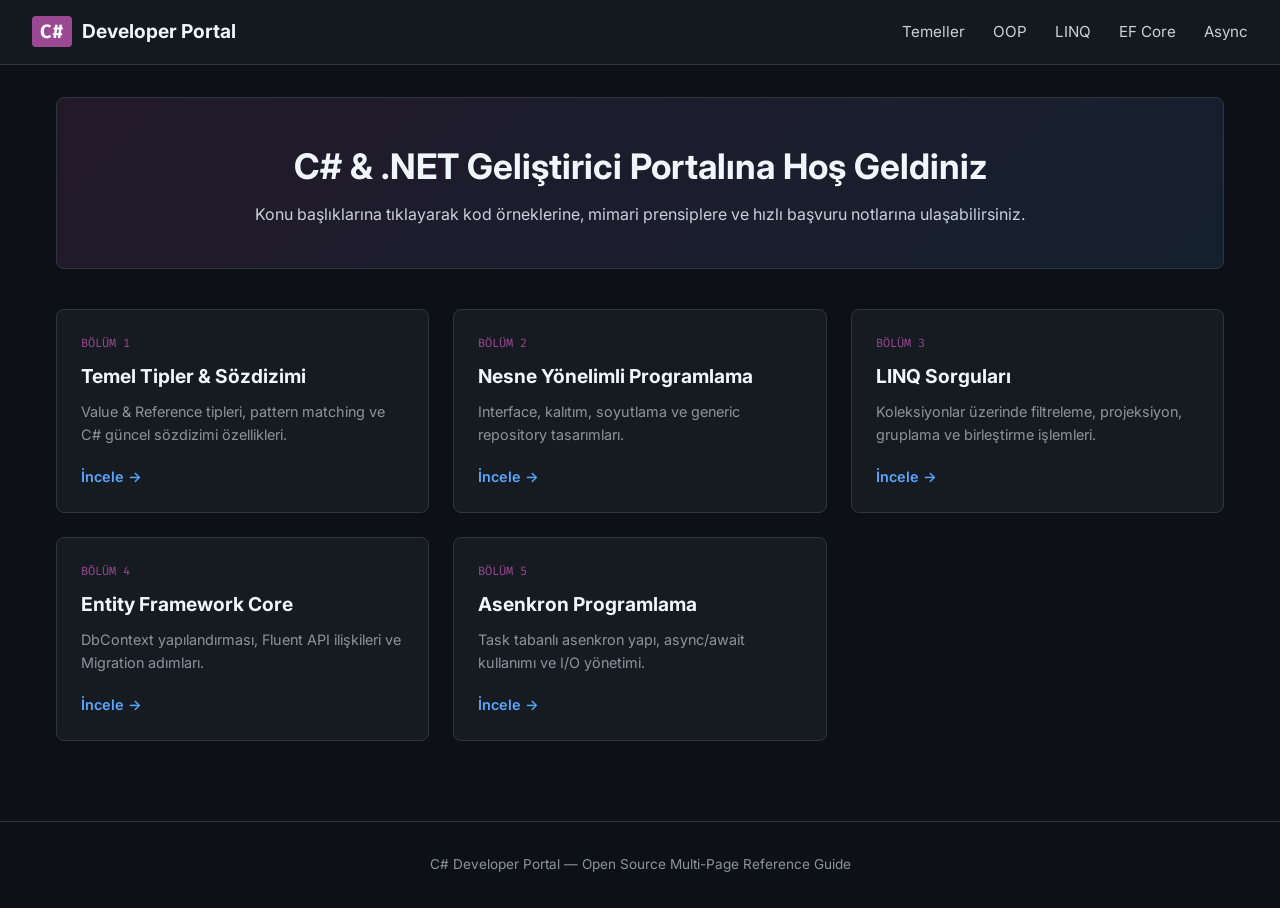
<file: index.html>
<!DOCTYPE html>
<html lang="tr">
<head>
    <meta charset="UTF-8">
    <meta name="viewport" content="width=device-width, initial-scale=1.0">
    <title>C# Developer Portal</title>
    <link rel="stylesheet" href="css/style.css">
    <link rel="preconnect" href="https://fonts.googleapis.com" crossorigin>
    <link rel="preconnect" href="https://fonts.gstatic.com" crossorigin>
    <link href="https://fonts.googleapis.com/css2?family=Fira+Code:wght@400;600&family=Inter:wght@300;400;600;700&display=swap" rel="stylesheet">
</head>
<body>

    <header class="navbar">
        <div class="logo">
            <a href="index.html"><span class="brand-cs">C#</span> <span class="brand-title">Developer Portal</span></a>
        </div>
        <nav class="nav-links">
            <a href="temeller.html">Temeller</a>
            <a href="oop.html">OOP</a>
            <a href="linq.html">LINQ</a>
            <a href="efcore.html">EF Core</a>
            <a href="async.html">Async</a>
        </nav>
    </header>

    <main class="container">
        <section class="hero-card">
            <h1>C# &amp; .NET Geliştirici Portalına Hoş Geldiniz</h1>
            <p>Konu başlıklarına tıklayarak kod örneklerine, mimari prensiplere ve hızlı başvuru notlarına ulaşabilirsiniz.</p>
        </section>

        <section class="modules-grid">
            <a href="temeller.html" class="module-card">
                <div class="card-tag">Bölüm 1</div>
                <h3>Temel Tipler &amp; Sözdizimi</h3>
                <p>Value &amp; Reference tipleri, pattern matching ve C# güncel sözdizimi özellikleri.</p>
                <span class="btn-link">İncele &rarr;</span>
            </a>

            <a href="oop.html" class="module-card">
                <div class="card-tag">Bölüm 2</div>
                <h3>Nesne Yönelimli Programlama</h3>
                <p>Interface, kalıtım, soyutlama ve generic repository tasarımları.</p>
                <span class="btn-link">İncele &rarr;</span>
            </a>

            <a href="linq.html" class="module-card">
                <div class="card-tag">Bölüm 3</div>
                <h3>LINQ Sorguları</h3>
                <p>Koleksiyonlar üzerinde filtreleme, projeksiyon, gruplama ve birleştirme işlemleri.</p>
                <span class="btn-link">İncele &rarr;</span>
            </a>

            <a href="efcore.html" class="module-card">
                <div class="card-tag">Bölüm 4</div>
                <h3>Entity Framework Core</h3>
                <p>DbContext yapılandırması, Fluent API ilişkileri ve Migration adımları.</p>
                <span class="btn-link">İncele &rarr;</span>
            </a>

            <a href="async.html" class="module-card">
                <div class="card-tag">Bölüm 5</div>
                <h3>Asenkron Programlama</h3>
                <p>Task tabanlı asenkron yapı, async/await kullanımı ve I/O yönetimi.</p>
                <span class="btn-link">İncele &rarr;</span>
            </a>
        </section>
    </main>

    <footer>
        <p>C# Developer Portal — Open Source Multi-Page Reference Guide</p>
    </footer>

</body>
</html>
</file>
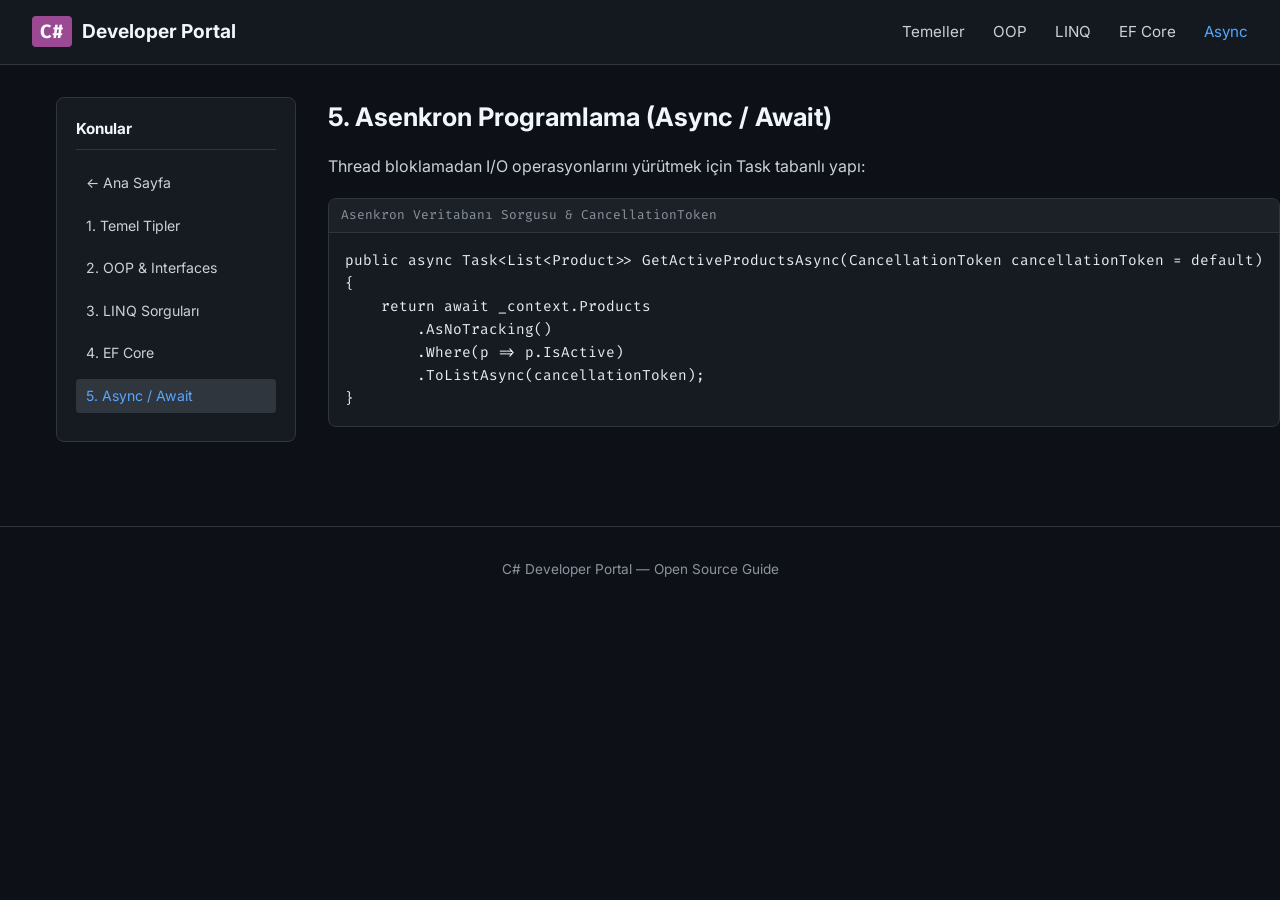
<file: async.html>
<!DOCTYPE html>
<html lang="tr">
<head>
    <meta charset="UTF-8">
    <meta name="viewport" content="width=device-width, initial-scale=1.0">
    <title>Asenkron Programlama - C# Guide</title>
    <link rel="stylesheet" href="css/style.css">
    <link rel="preconnect" href="https://fonts.googleapis.com" crossorigin>
    <link rel="preconnect" href="https://fonts.gstatic.com" crossorigin>
    <link href="https://fonts.googleapis.com/css2?family=Fira+Code:wght@400;600&family=Inter:wght@300;400;600;700&display=swap" rel="stylesheet">
</head>
<body>

    <header class="navbar">
        <div class="logo">
            <a href="index.html"><span class="brand-cs">C#</span> <span class="brand-title">Developer Portal</span></a>
        </div>
        <nav class="nav-links">
            <a href="temeller.html">Temeller</a>
            <a href="oop.html">OOP</a>
            <a href="linq.html">LINQ</a>
            <a href="efcore.html">EF Core</a>
            <a href="async.html" class="active">Async</a>
        </nav>
    </header>

    <div class="container layout-with-sidebar">
        <aside class="sidebar">
            <h3>Konular</h3>
            <ul>
                <li><a href="index.html">&larr; Ana Sayfa</a></li>
                <li><a href="temeller.html">1. Temel Tipler</a></li>
                <li><a href="oop.html">2. OOP &amp; Interfaces</a></li>
                <li><a href="linq.html">3. LINQ Sorguları</a></li>
                <li><a href="efcore.html">4. EF Core</a></li>
                <li><a href="async.html" class="active">5. Async / Await</a></li>
            </ul>
        </aside>

        <main class="content">
            <section class="doc-section">
                <h2>5. Asenkron Programlama (Async / Await)</h2>
                <p>Thread bloklamadan I/O operasyonlarını yürütmek için Task tabanlı yapı:</p>

                <div class="code-box">
                    <div class="code-header">Asenkron Veritabanı Sorgusu &amp; CancellationToken</div>
                    <pre><code>public async Task&lt;List&lt;Product&gt;&gt; GetActiveProductsAsync(CancellationToken cancellationToken = default)
{
    return await _context.Products
        .AsNoTracking()
        .Where(p => p.IsActive)
        .ToListAsync(cancellationToken);
}</code></pre>
                </div>
            </section>
        </main>
    </div>

    <footer>
        <p>C# Developer Portal — Open Source Guide</p>
    </footer>

</body>
</html>
</file>
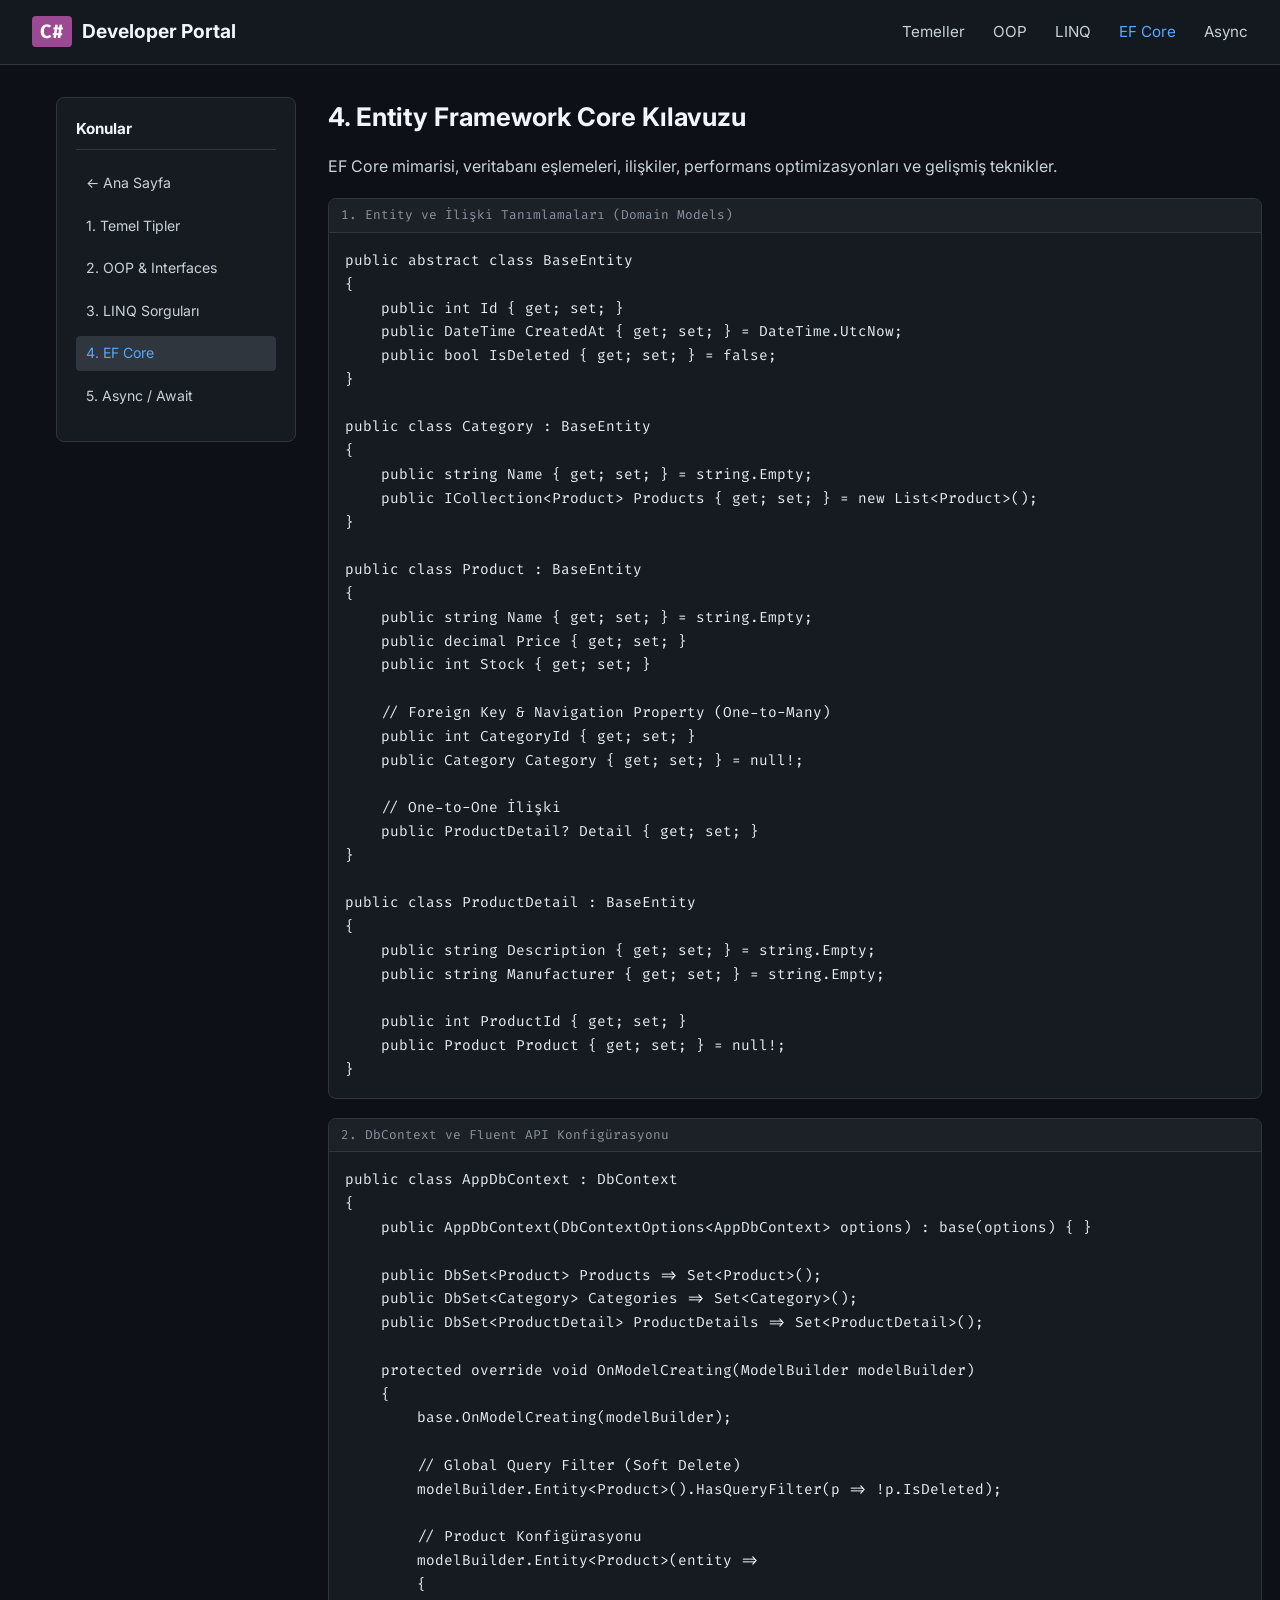
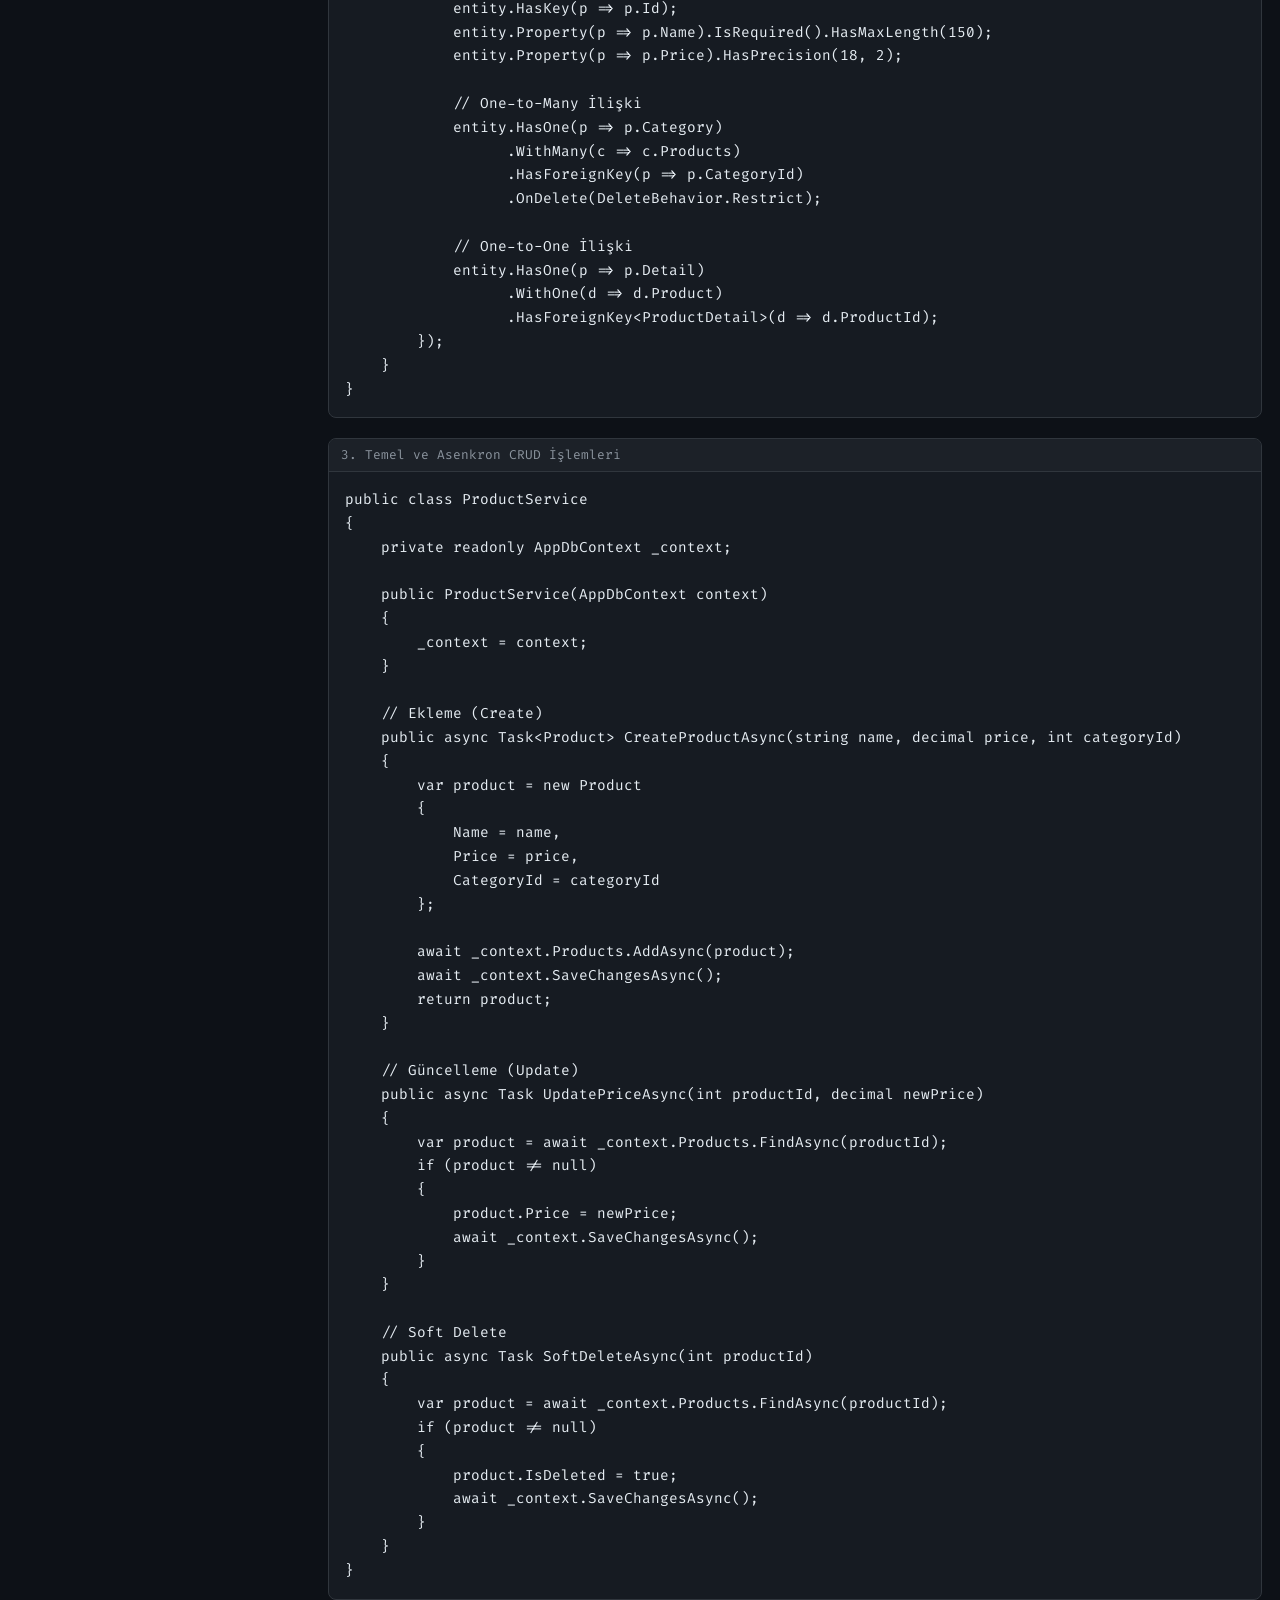
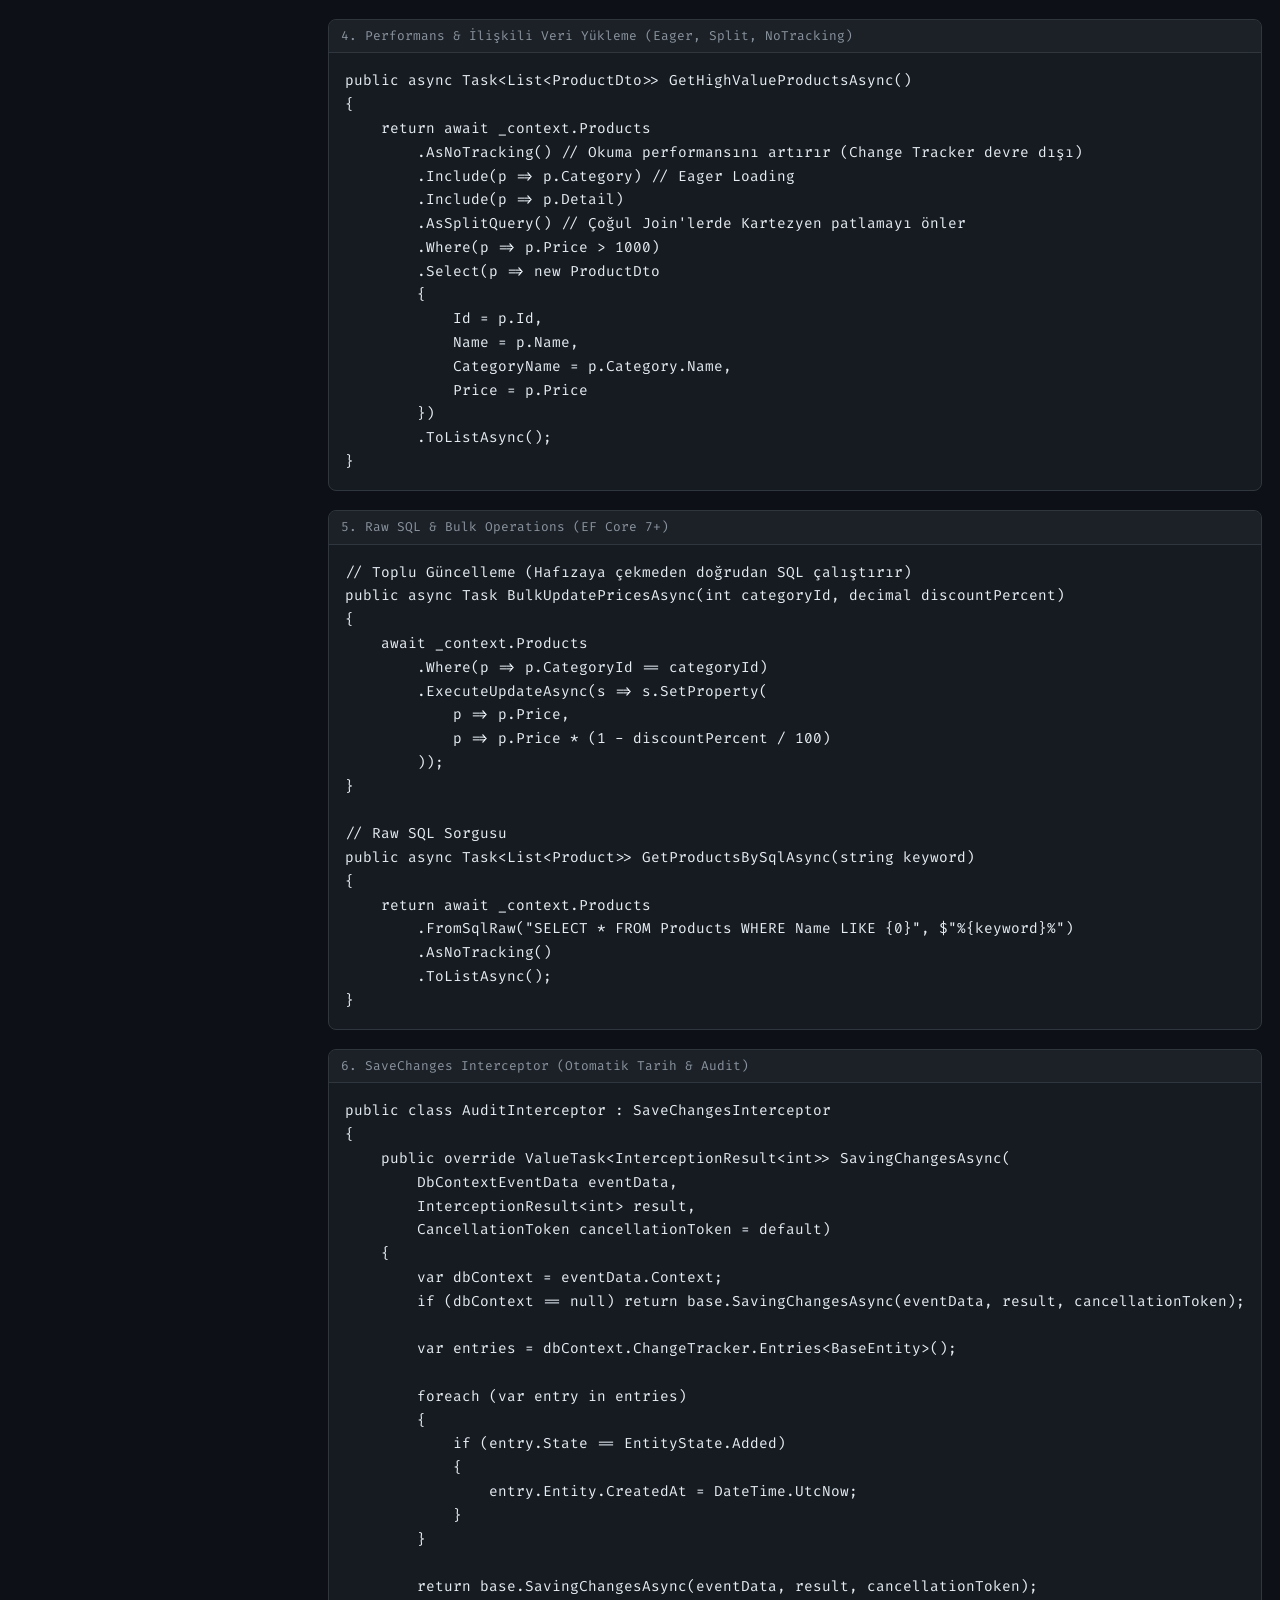
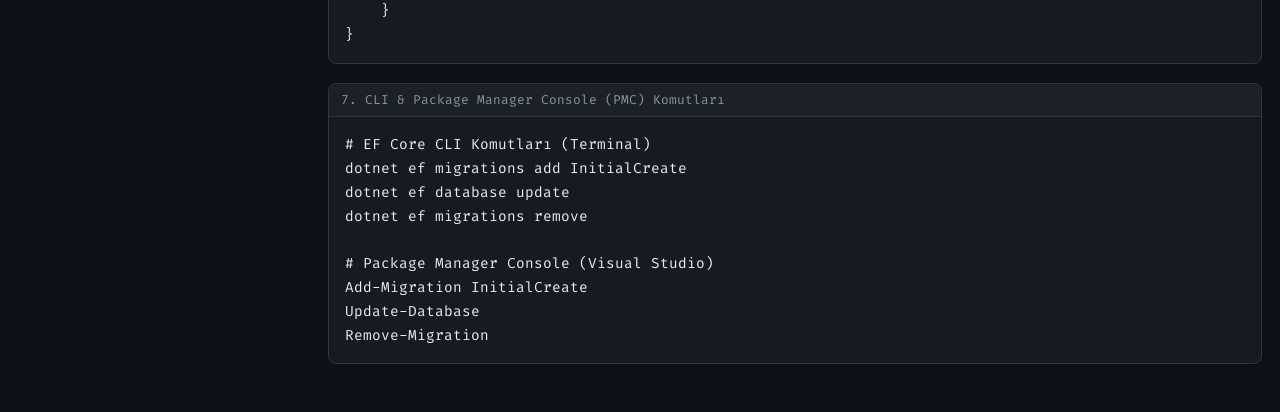
<file: efcore.html>
<!DOCTYPE html>
<html lang="tr">
<head>
    <meta charset="UTF-8">
    <meta name="viewport" content="width=device-width, initial-scale=1.0">
    <title>Entity Framework Core - C# Guide</title>
    <link rel="stylesheet" href="css/style.css">
    <link rel="preconnect" href="https://fonts.googleapis.com" crossorigin>
    <link rel="preconnect" href="https://fonts.gstatic.com" crossorigin>
    <link href="https://fonts.googleapis.com/css2?family=Fira+Code:wght@400;600&family=Inter:wght@300;400;600;700&display=swap" rel="stylesheet">
</head>
<body>

    <header class="navbar">
        <div class="logo">
            <a href="index.html"><span class="brand-cs">C#</span> <span class="brand-title">Developer Portal</span></a>
        </div>
        <nav class="nav-links">
            <a href="temeller.html">Temeller</a>
            <a href="oop.html">OOP</a>
            <a href="linq.html">LINQ</a>
            <a href="efcore.html" class="active">EF Core</a>
            <a href="async.html">Async</a>
        </nav>
    </header>

    <div class="container layout-with-sidebar">
        <aside class="sidebar">
            <h3>Konular</h3>
            <ul>
                <li><a href="index.html">&larr; Ana Sayfa</a></li>
                <li><a href="temeller.html">1. Temel Tipler</a></li>
                <li><a href="oop.html">2. OOP &amp; Interfaces</a></li>
                <li><a href="linq.html">3. LINQ Sorguları</a></li>
                <li><a href="efcore.html" class="active">4. EF Core</a></li>
                <li><a href="async.html">5. Async / Await</a></li>
            </ul>
        </aside>

        <main class="content">
            <section class="doc-section">
                <h2>4. Entity Framework Core Kılavuzu</h2>
                <p>EF Core mimarisi, veritabanı eşlemeleri, ilişkiler, performans optimizasyonları ve gelişmiş teknikler.</p>

                <!-- 1. Entity Tanımları -->
                <div class="code-box">
                    <div class="code-header">1. Entity ve İlişki Tanımlamaları (Domain Models)</div>
                    <pre><code>public abstract class BaseEntity
{
    public int Id { get; set; }
    public DateTime CreatedAt { get; set; } = DateTime.UtcNow;
    public bool IsDeleted { get; set; } = false;
}

public class Category : BaseEntity
{
    public string Name { get; set; } = string.Empty;
    public ICollection&lt;Product&gt; Products { get; set; } = new List&lt;Product&gt;();
}

public class Product : BaseEntity
{
    public string Name { get; set; } = string.Empty;
    public decimal Price { get; set; }
    public int Stock { get; set; }
    
    // Foreign Key & Navigation Property (One-to-Many)
    public int CategoryId { get; set; }
    public Category Category { get; set; } = null!;
    
    // One-to-One İlişki
    public ProductDetail? Detail { get; set; }
}

public class ProductDetail : BaseEntity
{
    public string Description { get; set; } = string.Empty;
    public string Manufacturer { get; set; } = string.Empty;
    
    public int ProductId { get; set; }
    public Product Product { get; set; } = null!;
}</code></pre>
                </div>

                <!-- 2. DbContext ve Fluent API -->
                <div class="code-box">
                    <div class="code-header">2. DbContext ve Fluent API Konfigürasyonu</div>
                    <pre><code>public class AppDbContext : DbContext
{
    public AppDbContext(DbContextOptions&lt;AppDbContext&gt; options) : base(options) { }

    public DbSet&lt;Product&gt; Products => Set&lt;Product&gt;();
    public DbSet&lt;Category&gt; Categories => Set&lt;Category&gt;();
    public DbSet&lt;ProductDetail&gt; ProductDetails => Set&lt;ProductDetail&gt;();

    protected override void OnModelCreating(ModelBuilder modelBuilder)
    {
        base.OnModelCreating(modelBuilder);

        // Global Query Filter (Soft Delete)
        modelBuilder.Entity&lt;Product&gt;().HasQueryFilter(p => !p.IsDeleted);

        // Product Konfigürasyonu
        modelBuilder.Entity&lt;Product&gt;(entity =>
        {
            entity.HasKey(p => p.Id);
            entity.Property(p => p.Name).IsRequired().HasMaxLength(150);
            entity.Property(p => p.Price).HasPrecision(18, 2);
            
            // One-to-Many İlişki
            entity.HasOne(p => p.Category)
                  .WithMany(c => c.Products)
                  .HasForeignKey(p => p.CategoryId)
                  .OnDelete(DeleteBehavior.Restrict);

            // One-to-One İlişki
            entity.HasOne(p => p.Detail)
                  .WithOne(d => d.Product)
                  .HasForeignKey&lt;ProductDetail&gt;(d => d.ProductId);
        });
    }
}</code></pre>
                </div>

                <!-- 3. CRUD İşlemleri -->
                <div class="code-box">
                    <div class="code-header">3. Temel ve Asenkron CRUD İşlemleri</div>
                    <pre><code>public class ProductService
{
    private readonly AppDbContext _context;

    public ProductService(AppDbContext context)
    {
        _context = context;
    }

    // Ekleme (Create)
    public async Task&lt;Product&gt; CreateProductAsync(string name, decimal price, int categoryId)
    {
        var product = new Product
        {
            Name = name,
            Price = price,
            CategoryId = categoryId
        };

        await _context.Products.AddAsync(product);
        await _context.SaveChangesAsync();
        return product;
    }

    // Güncelleme (Update)
    public async Task UpdatePriceAsync(int productId, decimal newPrice)
    {
        var product = await _context.Products.FindAsync(productId);
        if (product != null)
        {
            product.Price = newPrice;
            await _context.SaveChangesAsync();
        }
    }

    // Soft Delete
    public async Task SoftDeleteAsync(int productId)
    {
        var product = await _context.Products.FindAsync(productId);
        if (product != null)
        {
            product.IsDeleted = true;
            await _context.SaveChangesAsync();
        }
    }
}</code></pre>
                </div>

                <!-- 4. Gelişmiş Sorgulama & Performans -->
                <div class="code-box">
                    <div class="code-header">4. Performans &amp; İlişkili Veri Yükleme (Eager, Split, NoTracking)</div>
                    <pre><code>public async Task&lt;List&lt;ProductDto&gt;&gt; GetHighValueProductsAsync()
{
    return await _context.Products
        .AsNoTracking() // Okuma performansını artırır (Change Tracker devre dışı)
        .Include(p => p.Category) // Eager Loading
        .Include(p => p.Detail)
        .AsSplitQuery() // Çoğul Join'lerde Kartezyen patlamayı önler
        .Where(p => p.Price > 1000)
        .Select(p => new ProductDto
        {
            Id = p.Id,
            Name = p.Name,
            CategoryName = p.Category.Name,
            Price = p.Price
        })
        .ToListAsync();
}</code></pre>
                </div>

                <!-- 5. Raw SQL & ExecuteUpdate -->
                <div class="code-box">
                    <div class="code-header">5. Raw SQL &amp; Bulk Operations (EF Core 7+)</div>
                    <pre><code>// Toplu Güncelleme (Hafızaya çekmeden doğrudan SQL çalıştırır)
public async Task BulkUpdatePricesAsync(int categoryId, decimal discountPercent)
{
    await _context.Products
        .Where(p => p.CategoryId == categoryId)
        .ExecuteUpdateAsync(s => s.SetProperty(
            p => p.Price, 
            p => p.Price * (1 - discountPercent / 100)
        ));
}

// Raw SQL Sorgusu
public async Task&lt;List&lt;Product&gt;&gt; GetProductsBySqlAsync(string keyword)
{
    return await _context.Products
        .FromSqlRaw("SELECT * FROM Products WHERE Name LIKE {0}", $"%{keyword}%")
        .AsNoTracking()
        .ToListAsync();
}</code></pre>
                </div>

                <!-- 6. Interceptors -->
                <div class="code-box">
                    <div class="code-header">6. SaveChanges Interceptor (Otomatik Tarih & Audit)</div>
                    <pre><code>public class AuditInterceptor : SaveChangesInterceptor
{
    public override ValueTask&lt;InterceptionResult&lt;int&gt;&gt; SavingChangesAsync(
        DbContextEventData eventData, 
        InterceptionResult&lt;int&gt; result, 
        CancellationToken cancellationToken = default)
    {
        var dbContext = eventData.Context;
        if (dbContext == null) return base.SavingChangesAsync(eventData, result, cancellationToken);

        var entries = dbContext.ChangeTracker.Entries&lt;BaseEntity&gt;();

        foreach (var entry in entries)
        {
            if (entry.State == EntityState.Added)
            {
                entry.Entity.CreatedAt = DateTime.UtcNow;
            }
        }

        return base.SavingChangesAsync(eventData, result, cancellationToken);
    }
}</code></pre>
                </div>

                <!-- 7. Migration Komutları -->
                <div class="code-box">
                    <div class="code-header">7. CLI &amp; Package Manager Console (PMC) Komutları</div>
                    <pre><code># EF Core CLI Komutları (Terminal)
dotnet ef migrations add InitialCreate
dotnet ef database update
dotnet ef migrations remove

# Package Manager Console (Visual Studio)
Add-Migration InitialCreate
Update-Database
Remove-Migration</code></pre>
                </div>

            </section>
        </main>
    </div>

    <footer>
        <p>C# Developer Portal — Open Source EF Core Reference Guide</p>
    </footer>

</body>
</html>
</file>
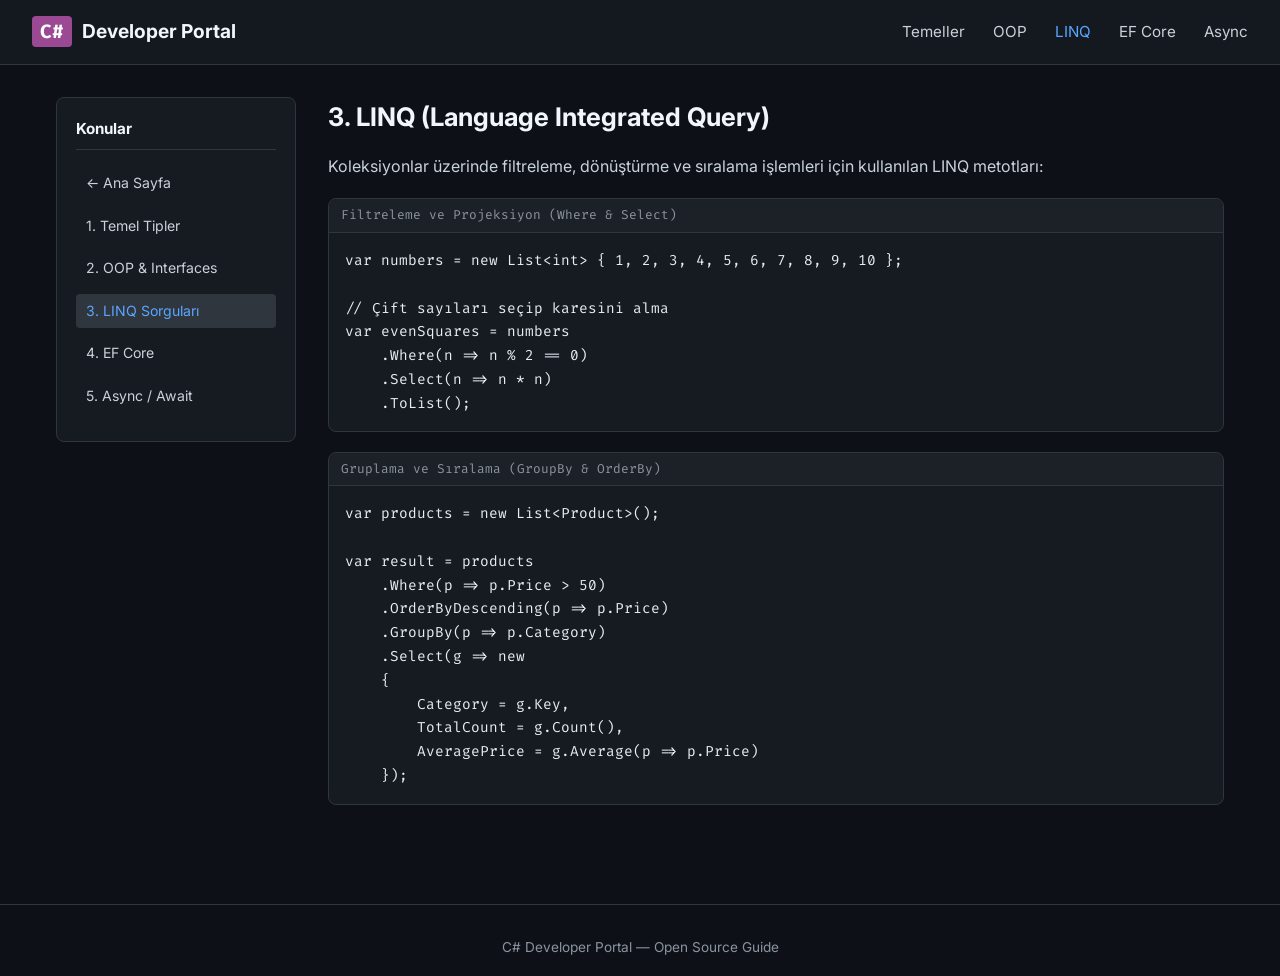
<file: linq.html>
<!DOCTYPE html>
<html lang="tr">
<head>
    <meta charset="UTF-8">
    <meta name="viewport" content="width=device-width, initial-scale=1.0">
    <title>LINQ Sorguları - C# Guide</title>
    <link rel="stylesheet" href="css/style.css">
    <link rel="preconnect" href="https://fonts.googleapis.com" crossorigin>
    <link rel="preconnect" href="https://fonts.gstatic.com" crossorigin>
    <link href="https://fonts.googleapis.com/css2?family=Fira+Code:wght@400;600&family=Inter:wght@300;400;600;700&display=swap" rel="stylesheet">
</head>
<body>

    <header class="navbar">
        <div class="logo">
            <a href="index.html"><span class="brand-cs">C#</span> <span class="brand-title">Developer Portal</span></a>
        </div>
        <nav class="nav-links">
            <a href="temeller.html">Temeller</a>
            <a href="oop.html">OOP</a>
            <a href="linq.html" class="active">LINQ</a>
            <a href="efcore.html">EF Core</a>
            <a href="async.html">Async</a>
        </nav>
    </header>

    <div class="container layout-with-sidebar">
        <aside class="sidebar">
            <h3>Konular</h3>
            <ul>
                <li><a href="index.html">&larr; Ana Sayfa</a></li>
                <li><a href="temeller.html">1. Temel Tipler</a></li>
                <li><a href="oop.html">2. OOP &amp; Interfaces</a></li>
                <li><a href="linq.html" class="active">3. LINQ Sorguları</a></li>
                <li><a href="efcore.html">4. EF Core</a></li>
                <li><a href="async.html">5. Async / Await</a></li>
            </ul>
        </aside>

        <main class="content">
            <section class="doc-section">
                <h2>3. LINQ (Language Integrated Query)</h2>
                <p>Koleksiyonlar üzerinde filtreleme, dönüştürme ve sıralama işlemleri için kullanılan LINQ metotları:</p>

                <div class="code-box">
                    <div class="code-header">Filtreleme ve Projeksiyon (Where &amp; Select)</div>
                    <pre><code>var numbers = new List&lt;int&gt; { 1, 2, 3, 4, 5, 6, 7, 8, 9, 10 };

// Çift sayıları seçip karesini alma
var evenSquares = numbers
    .Where(n => n % 2 == 0)
    .Select(n => n * n)
    .ToList();</code></pre>
                </div>

                <div class="code-box">
                    <div class="code-header">Gruplama ve Sıralama (GroupBy &amp; OrderBy)</div>
                    <pre><code>var products = new List&lt;Product&gt;();

var result = products
    .Where(p => p.Price > 50)
    .OrderByDescending(p => p.Price)
    .GroupBy(p => p.Category)
    .Select(g => new 
    {
        Category = g.Key,
        TotalCount = g.Count(),
        AveragePrice = g.Average(p => p.Price)
    });</code></pre>
                </div>
            </section>
        </main>
    </div>

    <footer>
        <p>C# Developer Portal — Open Source Guide</p>
    </footer>

</body>
</html>
</file>
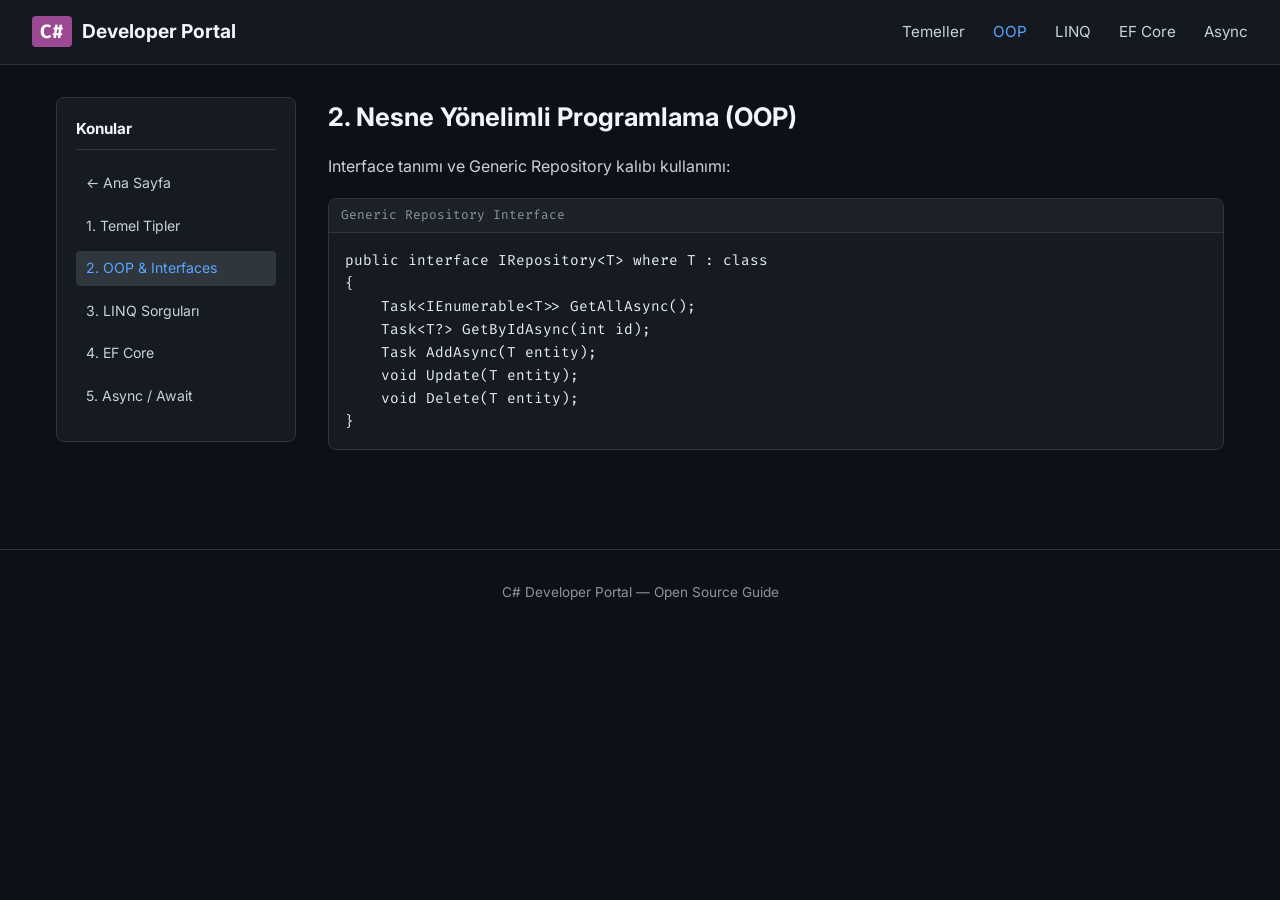
<file: oop.html>
<!DOCTYPE html>
<html lang="tr">
<head>
    <meta charset="UTF-8">
    <meta name="viewport" content="width=device-width, initial-scale=1.0">
    <title>OOP & Interfaces - C# Guide</title>
    <link rel="stylesheet" href="css/style.css">
    <link rel="preconnect" href="https://fonts.googleapis.com" crossorigin>
    <link rel="preconnect" href="https://fonts.gstatic.com" crossorigin>
    <link href="https://fonts.googleapis.com/css2?family=Fira+Code:wght@400;600&family=Inter:wght@300;400;600;700&display=swap" rel="stylesheet">
</head>
<body>

    <header class="navbar">
        <div class="logo">
            <a href="index.html"><span class="brand-cs">C#</span> <span class="brand-title">Developer Portal</span></a>
        </div>
        <nav class="nav-links">
            <a href="temeller.html">Temeller</a>
            <a href="oop.html" class="active">OOP</a>
            <a href="linq.html">LINQ</a>
            <a href="efcore.html">EF Core</a>
            <a href="async.html">Async</a>
        </nav>
    </header>

    <div class="container layout-with-sidebar">
        <aside class="sidebar">
            <h3>Konular</h3>
            <ul>
                <li><a href="index.html">&larr; Ana Sayfa</a></li>
                <li><a href="temeller.html">1. Temel Tipler</a></li>
                <li><a href="oop.html" class="active">2. OOP &amp; Interfaces</a></li>
                <li><a href="linq.html">3. LINQ Sorguları</a></li>
                <li><a href="efcore.html">4. EF Core</a></li>
                <li><a href="async.html">5. Async / Await</a></li>
            </ul>
        </aside>

        <main class="content">
            <section class="doc-section">
                <h2>2. Nesne Yönelimli Programlama (OOP)</h2>
                <p>Interface tanımı ve Generic Repository kalıbı kullanımı:</p>

                <div class="code-box">
                    <div class="code-header">Generic Repository Interface</div>
                    <pre><code>public interface IRepository&lt;T&gt; where T : class
{
    Task&lt;IEnumerable&lt;T&gt;&gt; GetAllAsync();
    Task&lt;T?&gt; GetByIdAsync(int id);
    Task AddAsync(T entity);
    void Update(T entity);
    void Delete(T entity);
}</code></pre>
                </div>
            </section>
        </main>
    </div>

    <footer>
        <p>C# Developer Portal — Open Source Guide</p>
    </footer>

</body>
</html>
</file>
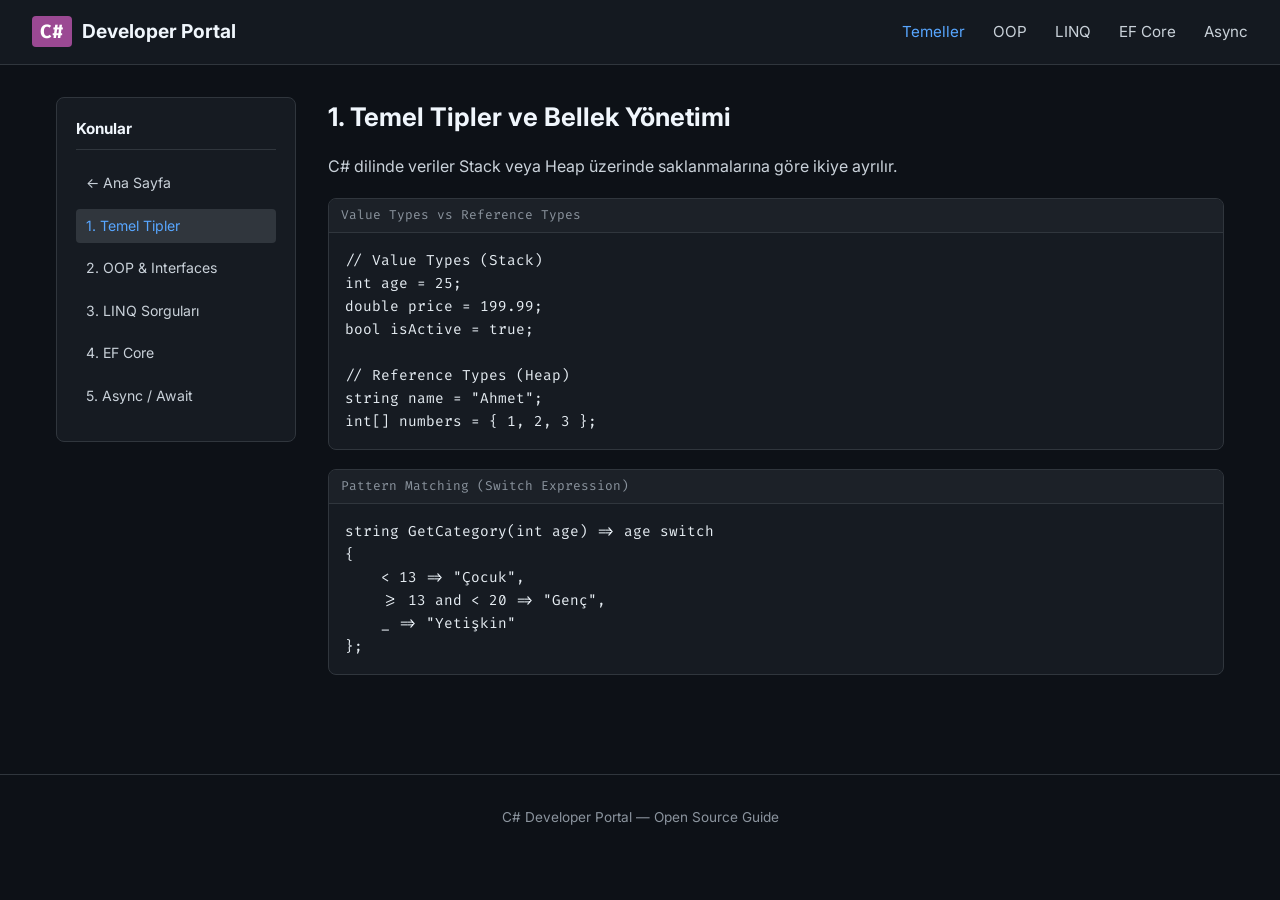
<file: temeller.html>
<!DOCTYPE html>
<html lang="tr">
<head>
    <meta charset="UTF-8">
    <meta name="viewport" content="width=device-width, initial-scale=1.0">
    <title>Temel Tipler & Syntax - C# Guide</title>
    <link rel="stylesheet" href="css/style.css">
    <link rel="preconnect" href="https://fonts.googleapis.com" crossorigin>
    <link rel="preconnect" href="https://fonts.gstatic.com" crossorigin>
    <link href="https://fonts.googleapis.com/css2?family=Fira+Code:wght@400;600&family=Inter:wght@300;400;600;700&display=swap" rel="stylesheet">
</head>
<body>

    <header class="navbar">
        <div class="logo">
            <a href="index.html"><span class="brand-cs">C#</span> <span class="brand-title">Developer Portal</span></a>
        </div>
        <nav class="nav-links">
            <a href="temeller.html" class="active">Temeller</a>
            <a href="oop.html">OOP</a>
            <a href="linq.html">LINQ</a>
            <a href="efcore.html">EF Core</a>
            <a href="async.html">Async</a>
        </nav>
    </header>

    <div class="container layout-with-sidebar">
        <aside class="sidebar">
            <h3>Konular</h3>
            <ul>
                <li><a href="index.html">&larr; Ana Sayfa</a></li>
                <li><a href="temeller.html" class="active">1. Temel Tipler</a></li>
                <li><a href="oop.html">2. OOP &amp; Interfaces</a></li>
                <li><a href="linq.html">3. LINQ Sorguları</a></li>
                <li><a href="efcore.html">4. EF Core</a></li>
                <li><a href="async.html">5. Async / Await</a></li>
            </ul>
        </aside>

        <main class="content">
            <section class="doc-section">
                <h2>1. Temel Tipler ve Bellek Yönetimi</h2>
                <p>C# dilinde veriler Stack veya Heap üzerinde saklanmalarına göre ikiye ayrılır.</p>

                <div class="code-box">
                    <div class="code-header">Value Types vs Reference Types</div>
                    <pre><code>// Value Types (Stack)
int age = 25;
double price = 199.99;
bool isActive = true;

// Reference Types (Heap)
string name = "Ahmet";
int[] numbers = { 1, 2, 3 };</code></pre>
                </div>

                <div class="code-box">
                    <div class="code-header">Pattern Matching (Switch Expression)</div>
                    <pre><code>string GetCategory(int age) => age switch
{
    < 13 => "Çocuk",
    >= 13 and < 20 => "Genç",
    _ => "Yetişkin"
};</code></pre>
                </div>
            </section>
        </main>
    </div>

    <footer>
        <p>C# Developer Portal — Open Source Guide</p>
    </footer>

</body>
</html>
</file>
<file: css/style.css>
:root {
    --bg-main: #0d1117;
    --bg-card: #161b22;
    --border-color: #30363d;
    --text-main: #c9d1d9;
    --text-heading: #f0f6fc;
    --accent-cs: #9b4993;
    --accent-blue: #58a6ff;
    --code-bg: #161b22;
    --code-text: #e6edf3;
    --font-sans: 'Inter', system-ui, -apple-system, sans-serif;
    --font-mono: 'Fira Code', monospace;
}

* {
    box-sizing: border-box;
    margin: 0;
    padding: 0;
}

body {
    background-color: var(--bg-main);
    color: var(--text-main);
    font-family: var(--font-sans);
    line-height: 1.6;
}

/* Header */
.navbar {
    position: sticky;
    top: 0;
    z-index: 100;
    background-color: rgba(22, 27, 34, 0.9);
    backdrop-filter: blur(8px);
    border-bottom: 1px solid var(--border-color);
    display: flex;
    justify-content: space-between;
    align-items: center;
    padding: 1rem 2rem;
}

.logo a {
    text-decoration: none;
    font-weight: 700;
    font-size: 1.2rem;
}

.brand-cs {
    background-color: var(--accent-cs);
    color: #fff;
    padding: 3px 8px;
    border-radius: 4px;
    font-family: var(--font-mono);
}

.brand-title {
    color: var(--text-heading);
    margin-left: 6px;
}

.nav-links a {
    color: var(--text-main);
    text-decoration: none;
    margin-left: 1.5rem;
    font-size: 0.95rem;
    transition: color 0.2s;
}

.nav-links a:hover, .nav-links a.active {
    color: var(--accent-blue);
}

/* Container */
.container {
    max-width: 1200px;
    margin: 0 auto;
    padding: 2rem 1rem;
}

.layout-with-sidebar {
    display: flex;
    gap: 2rem;
}

/* Hero Section */
.hero-card {
    background: linear-gradient(135deg, rgba(155, 73, 147, 0.15) 0%, rgba(88, 166, 255, 0.1) 100%);
    border: 1px solid var(--border-color);
    padding: 2.5rem;
    border-radius: 8px;
    margin-bottom: 2.5rem;
    text-align: center;
}

.hero-card h1 {
    color: var(--text-heading);
    font-size: 2.2rem;
    margin-bottom: 0.5rem;
}

/* Modules Grid (Ana Sayfa Kartları) */
.modules-grid {
    display: grid;
    grid-template-columns: repeat(auto-fit, minmax(300px, 1fr));
    gap: 1.5rem;
}

.module-card {
    background-color: var(--bg-card);
    border: 1px solid var(--border-color);
    border-radius: 8px;
    padding: 1.5rem;
    text-decoration: none;
    color: var(--text-main);
    display: flex;
    flex-direction: column;
    justify-content: space-between;
    transition: transform 0.2s, border-color 0.2s;
}

.module-card:hover {
    transform: translateY(-4px);
    border-color: var(--accent-cs);
}

.card-tag {
    font-size: 0.75rem;
    color: var(--accent-cs);
    font-family: var(--font-mono);
    margin-bottom: 0.5rem;
    text-transform: uppercase;
}

.module-card h3 {
    color: var(--text-heading);
    font-size: 1.2rem;
    margin-bottom: 0.5rem;
}

.module-card p {
    font-size: 0.9rem;
    margin-bottom: 1.2rem;
    color: #8b949e;
}

.btn-link {
    color: var(--accent-blue);
    font-size: 0.9rem;
    font-weight: 600;
}

/* Sidebar */
.sidebar {
    width: 240px;
    flex-shrink: 0;
    position: sticky;
    top: 80px;
    height: fit-content;
    background-color: var(--bg-card);
    border: 1px solid var(--border-color);
    border-radius: 8px;
    padding: 1.2rem;
}

.sidebar h3 {
    color: var(--text-heading);
    font-size: 0.95rem;
    margin-bottom: 1rem;
    border-bottom: 1px solid var(--border-color);
    padding-bottom: 0.5rem;
}

.sidebar ul {
    list-style: none;
}

.sidebar li {
    margin-bottom: 0.5rem;
}

.sidebar a {
    color: var(--text-main);
    text-decoration: none;
    font-size: 0.88rem;
    display: block;
    padding: 6px 10px;
    border-radius: 4px;
    transition: all 0.2s;
}

.sidebar a:hover, .sidebar a.active {
    background-color: var(--border-color);
    color: var(--accent-blue);
}

/* Content */
.content {
    flex-grow: 1;
}

.doc-section h2 {
    color: var(--text-heading);
    font-size: 1.6rem;
    margin-bottom: 1rem;
}

/* Code Boxes */
.code-box {
    background-color: var(--code-bg);
    border: 1px solid var(--border-color);
    border-radius: 8px;
    margin: 1.2rem 0;
    overflow: hidden;
}

.code-header {
    background-color: #1c2128;
    padding: 6px 12px;
    font-size: 0.8rem;
    color: #8b949e;
    border-bottom: 1px solid var(--border-color);
    font-family: var(--font-mono);
}

pre {
    padding: 1rem;
    overflow-x: auto;
}

code {
    font-family: var(--font-mono);
    color: var(--code-text);
    font-size: 0.9rem;
}

footer {
    text-align: center;
    padding: 2rem;
    border-top: 1px solid var(--border-color);
    color: #8b949e;
    font-size: 0.85rem;
    margin-top: 3rem;
}

@media (max-width: 768px) {
    .layout-with-sidebar {
        flex-direction: column;
    }
    .sidebar {
        width: 100%;
        position: static;
    }
    .nav-links {
        display: none;
    }
}
</file>
